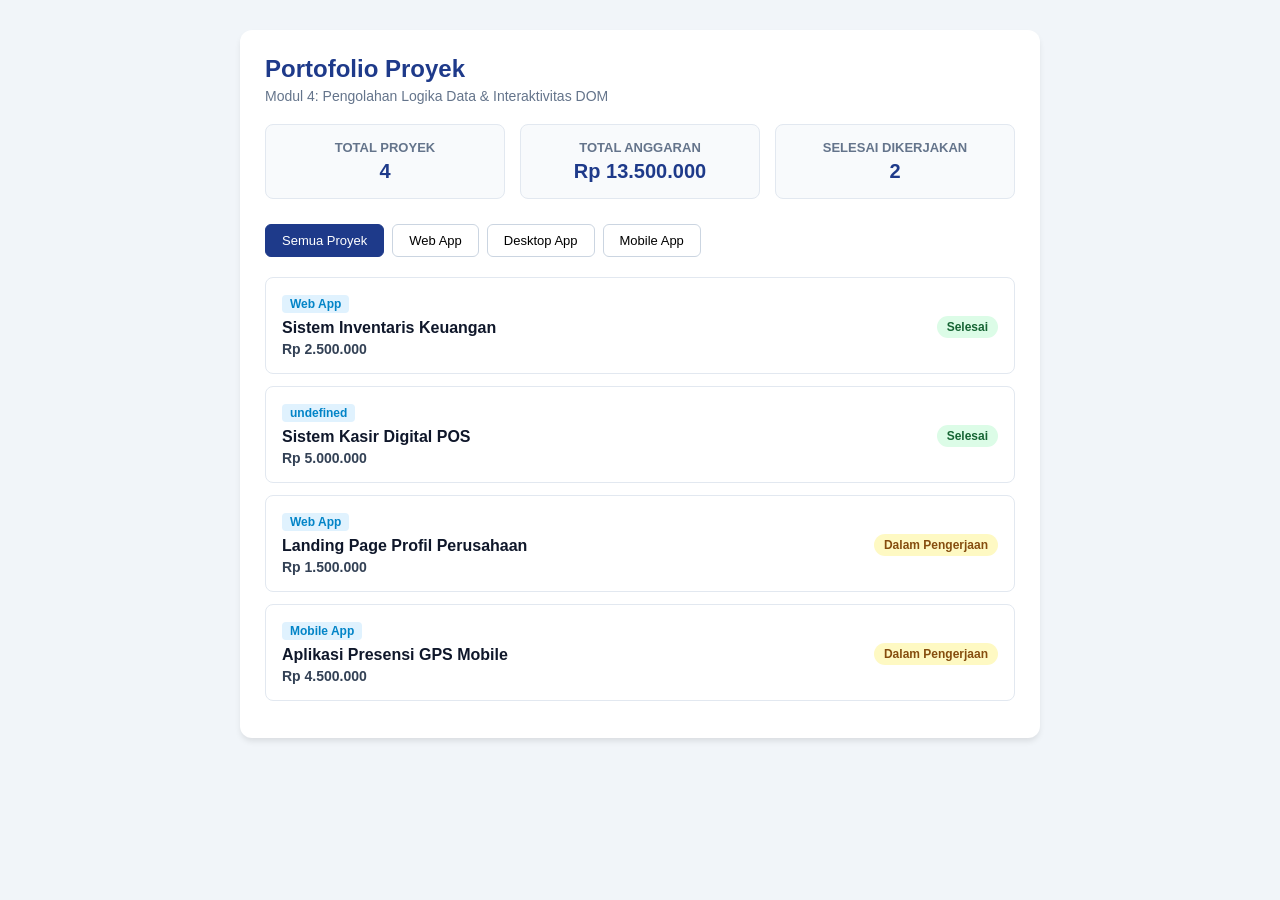
<file: Modul-4/index.html>
<!DOCTYPE html>
<html lang="id">
<head>
    <meta charset="UTF-8">
    <meta name="viewport" content="width=device-width, initial-scale=1.0">
    <title>Dashboard Portofolio Proyek - Modul 4</title>
    <style>
        * { box-sizing: border-box; margin: 0; padding: 0; font-family: 'Segoe UI', Tahoma, Geneva, sans-serif; }
        body { background-color: #f1f5f9; color: #0f172a; padding: 30px 15px; }
        .container { max-width: 800px; margin: 0 auto; background: #ffffff; border-radius: 12px; padding: 25px;
box-shadow: 0 4px 6px -1px rgba(0, 0, 0, 0.1); }
        h1 { color: #1e3a8a; font-size: 24px; margin-bottom: 5px; }
        p.subtitle { color: #64748b; margin-bottom: 20px; font-size: 14px; }
        .stats-grid { display: grid; grid-template-columns: repeat(auto-fit, minmax(200px, 1fr)); gap: 15px;
margin-bottom: 25px; }
        .stat-card { background: #f8fafc; border: 1px solid #e2e8f0; border-radius: 8px; padding: 15px; text-align: center; }
        .stat-card h3 { font-size: 13px; color: #64748b; text-transform: uppercase; margin-bottom: 5px; }
        .stat-card p { font-size: 20px; font-weight: bold; color: #1e3a8a; }
        .filter-group { display: flex; gap: 8px; margin-bottom: 20px; flex-wrap: wrap; }
        .btn-filter { padding: 8px 16px; border: 1px solid #cbd5e1; background: #ffffff; border-radius: 6px;
cursor: pointer; font-size: 13px; font-weight: 500; transition: all 0.2s; }
        .btn-filter.active, .btn-filter:hover { background: #1e3a8a; color: #ffffff; border-color: #1e3a8a; }
        .project-card { border: 1px solid #e2e8f0; border-radius: 8px; padding: 16px; margin-bottom: 12px;
display: flex; justify-content: space-between; align-items: center; background: #ffffff; transition: transform
0.15s ease; }
        .project-card:hover { transform: translateY(-2px); box-shadow: 0 4px 6px rgba(0,0,0,0.05); }
        .project-info h4 { font-size: 16px; color: #0f172a; margin-bottom: 4px; }
        .project-category { display: inline-block; font-size: 12px; color: #0284c7; background: #e0f2fe; padding:
2px 8px; border-radius: 4px; margin-bottom: 6px; font-weight: 600; }
        .project-budget { font-size: 14px; color: #334155; font-weight: 600; }
        .badge { padding: 4px 10px; border-radius: 20px; font-size: 12px; font-weight: 600; }
        .badge-success { background: #dcfce7; color: #166534; }
        .badge-pending { background: #fef9c3; color: #854d0e; }
    </style>
</head>
<body>
    <div class="container">
        <h1>Portofolio Proyek</h1>
        <p class="subtitle">Modul 4: Pengolahan Logika Data & Interaktivitas DOM</p>

        <!-- Kartu Ringkasan Statistik -->
        <div class="stats-grid">
            <div class="stat-card">
                <h3>Total Proyek</h3>
                <p id="stat-total-projects">0</p>
            </div>
            <div class="stat-card">
                <h3>Total Anggaran</h3>
                <p id="stat-total-budget">Rp 0</p>
            </div>
            <div class="stat-card">
                <h3>Selesai Dikerjakan</h3>
                <p id="stat-completed-projects">0</p>
            </div>
        </div>

        <!-- Tombol Filter Kategori -->
            <div class="filter-group">
                <button class="btn-filter active" data-category="Semua">Semua Proyek</button>
                <button class="btn-filter" data-category="Web App">Web App</button>
                <button class="btn-filter" data-category="Desktop App">Desktop App</button>
                <button class="btn-filter" data-category="Mobile App">Mobile App</button>
            </div>

            <!-- Kontainer Daftar Proyek -->
            <div id="project-list"></div>
        </div>

        <script src="main.js"></script>
</body>
</html>
</file>
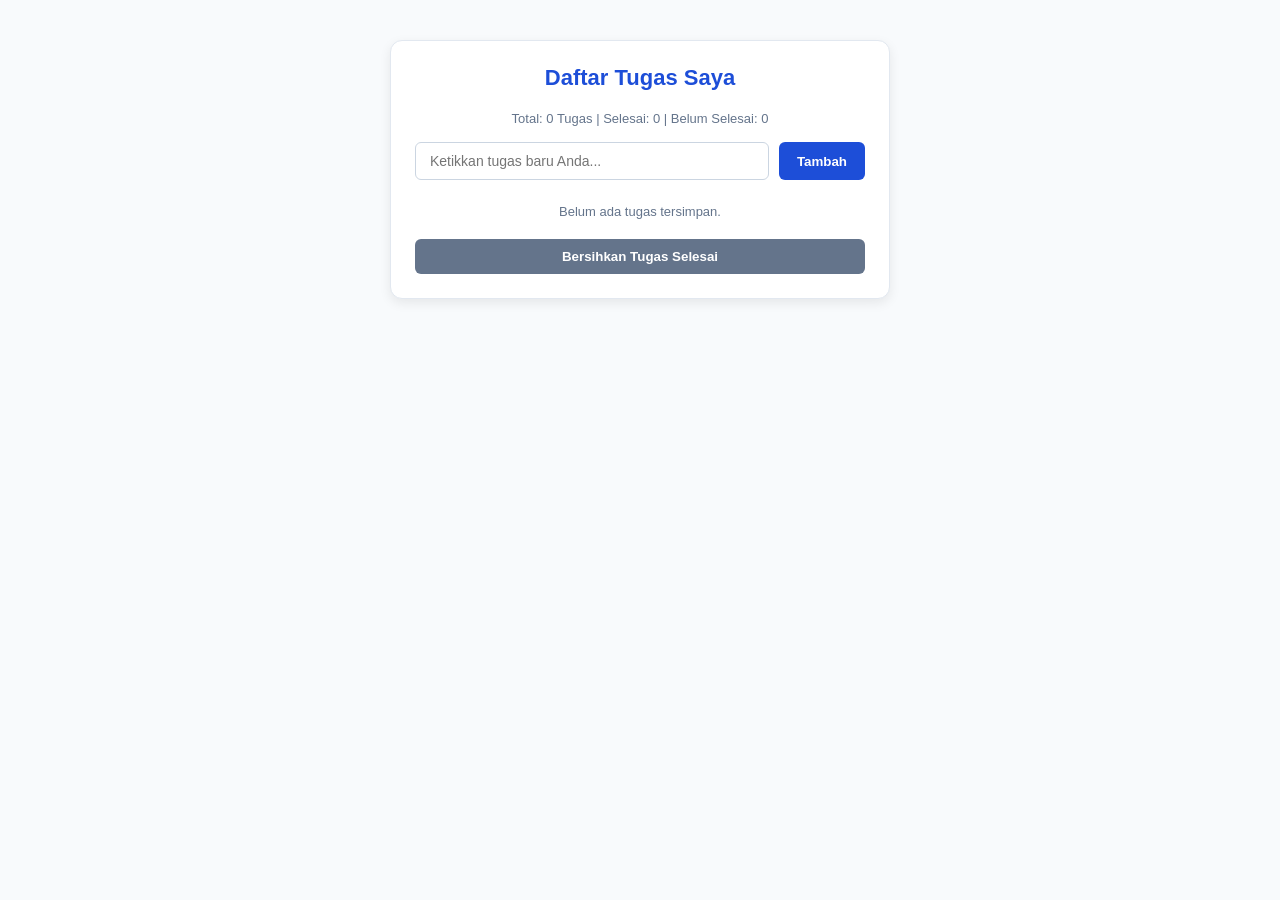
<file: Modul-5/index.html>
<!DOCTYPE html>
<html lang="id">
<head>
    <meta charset="UTF-8">
    <meta name="viewport" content="width=device-width, initial-scale=1.0">
    <title>Aplikasi To-Do List - Modul 5</title>
    <link rel="stylesheet" href="style.css">
</head>
<body>
    <div class="todo-app">
        <h2>Daftar Tugas Saya</h2>

        <!-- Fitur 1: Task Counter -->
        <p class="task-counter" id="taskCounter"></p>

        <!-- Form Input Tugas -->
        <form id="todoForm" novalidate>
            <div class="input-section">
                <input type="text" id="taskInput" placeholder="Ketikkan tugas baru Anda...">
                <button type="submit" class="add-btn">Tambah</button>
            </div>
            <div class="error-message" id="inputError"></div>
        </form>

        <!-- Daftar Tugas -->
        <ul class="todo-list" id="todoList"></ul>

        <!-- Fitur 2: Tombol Bersihkan Tugas Selesai -->
        <button type="button" class="clear-btn" id="clearCompleted">Bersihkan Tugas Selesai</button>
    </div>
    <script src="script.js"></script>
</body>
</html>
</file>
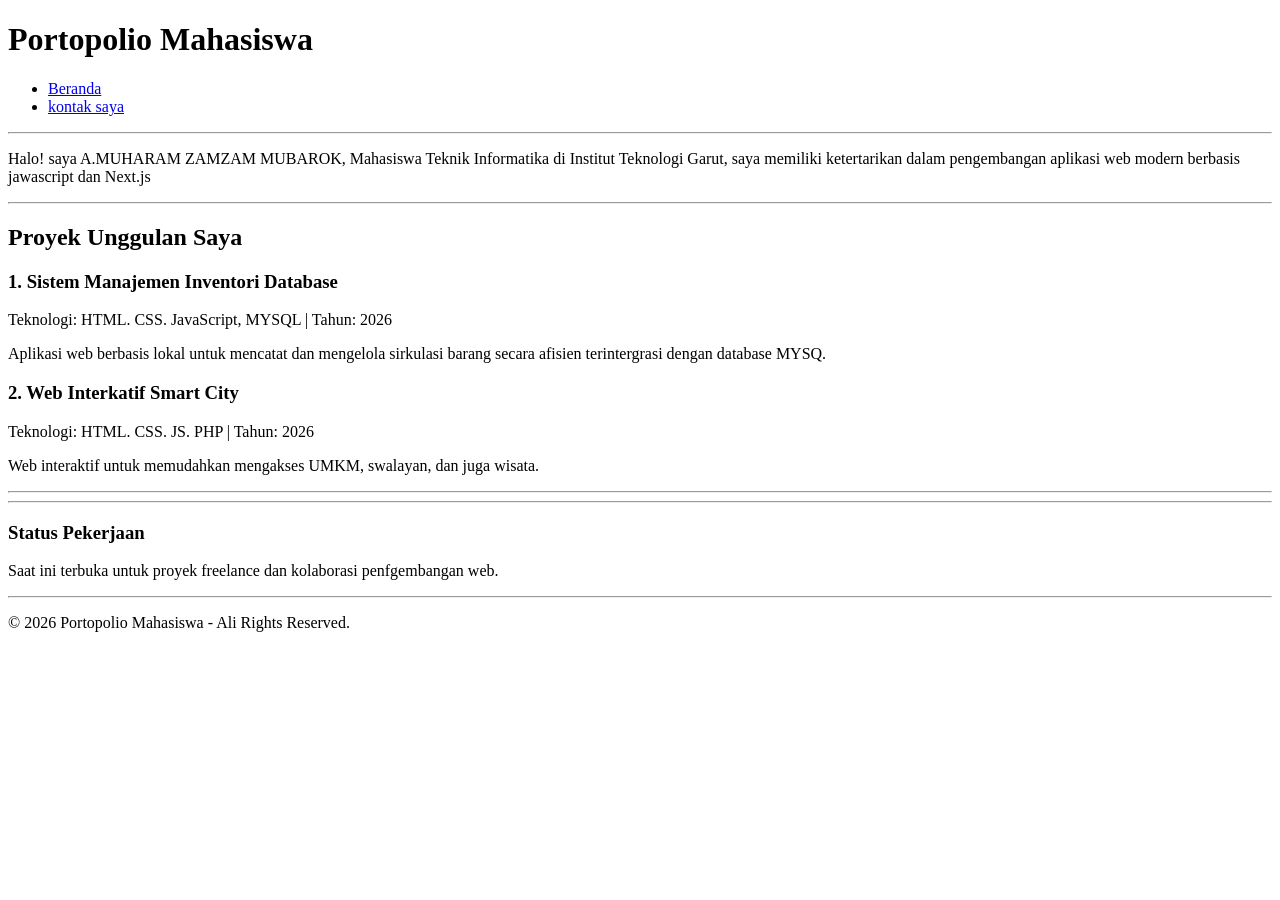
<file: Pertemuan-2/index.html>
<!DOCTYPE html>
<html lang="=:id">
<head>
    <meta name="viewport" content="width=device-width, initial-scale=1.0">
    <title>Portopolio Mahasiswa</title>
</head>
<body>
    <header>
        <h1>Portopolio Mahasiswa</h1>
        <nav>
            <ul>
                <li>
                    <a href="index.html">Beranda</a>
                </li>
                <li>
                    <a href="kontak.html">kontak saya</a>
                </li>
            </ul>
        </nav>
    </header>
</body>
</html>

<hr>

<main>
    <section id="tentang">
        <p>Halo! saya A.MUHARAM ZAMZAM MUBAROK, Mahasiswa Teknik Informatika di Institut Teknologi Garut, saya memiliki ketertarikan dalam pengembangan aplikasi web modern berbasis jawascript dan Next.js</p>
    </section>

    <hr>
    <section id="proyek">
        <h2>Proyek Unggulan Saya</h2>

        <article>

            <header>
                <h3>1. Sistem Manajemen Inventori Database</h3>
                <p>Teknologi: HTML. CSS. JavaScript, MYSQL | Tahun: <time datetime="2026">2026</time></p>
                </header>
                <p>Aplikasi web berbasis lokal untuk mencatat dan mengelola sirkulasi barang secara afisien terintergrasi dengan database MYSQ.</p>
                </article>

                <article>
                    <header>
                        <H3>2. Web Interkatif Smart City</H3>
                        <p>Teknologi: HTML. CSS. JS. PHP | Tahun: <time datetime="2026">2026</time></p>
                    </header>
                    <p>Web interaktif untuk memudahkan mengakses UMKM, swalayan, dan juga wisata.</p>
                </article>
        </section>

        <hr>
    </main>
    <hr>

    <aside>
        <h3>Status Pekerjaan</h3>
        <p>Saat ini terbuka untuk proyek freelance dan kolaborasi penfgembangan web.</p>
    </aside>

    <hr>
    
    <footer>
        <p>&copy; 2026 Portopolio Mahasiswa - Ali Rights Reserved.</p> 
    </footer>

</body>
</html>
</file>
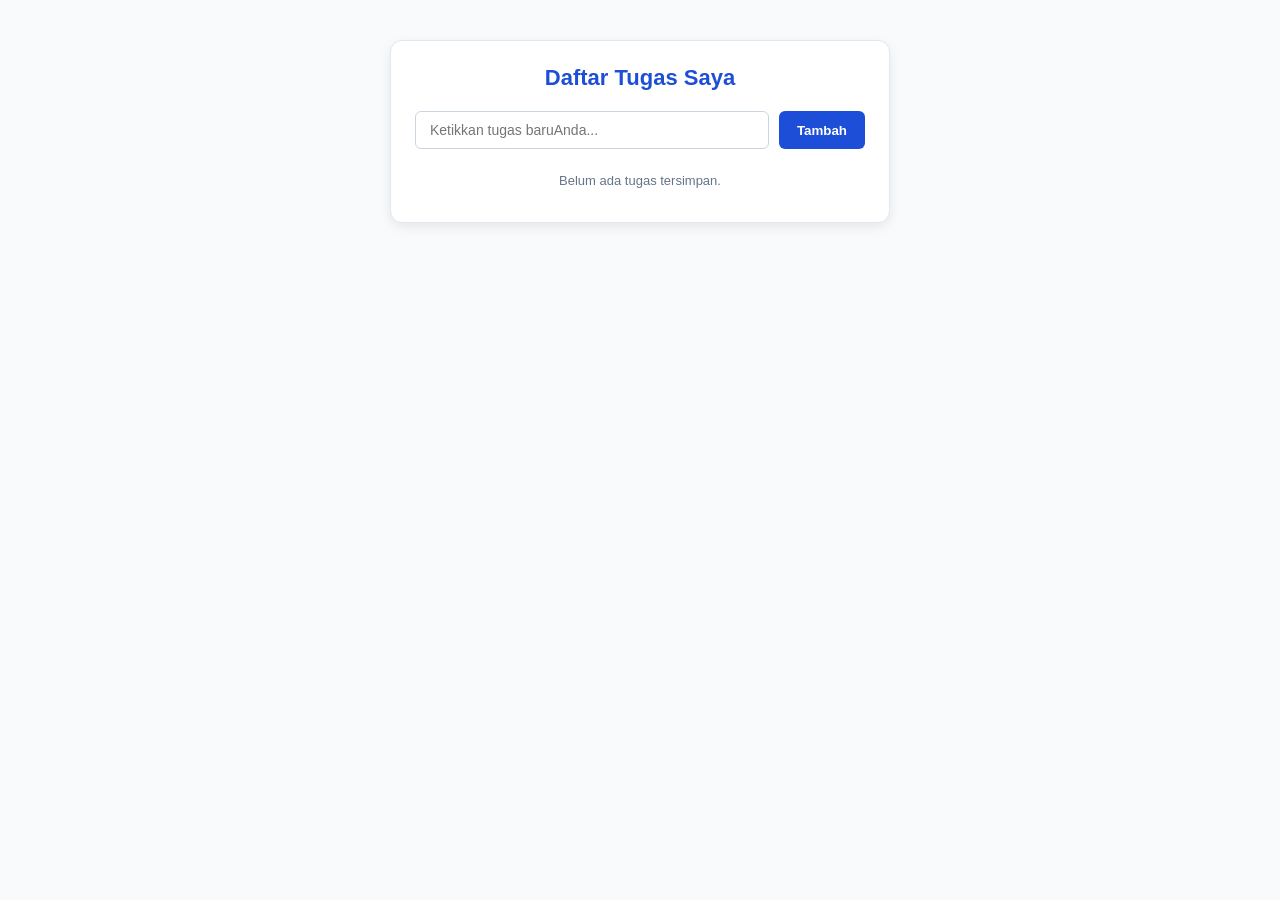
<file: modul-5/modul-5/index.html>
<!DOCTYPE html>
<html lang="id">
<head>
    <meta charset="UTF-8">
    <meta name="viewport" content="width=device-width, initial-scale=1.0">
    <title>Aplikasi To-Do List - Modul 5</title>
    <link rel="stylesheet" href="style.css">
</head>
<body>
    <div class="todo-app">
        <h2>Daftar Tugas Saya</h2>

        <!-- Form Input Tugas -->
        <form id="todoForm" novalidate>
            <div class="input-section">
                <input type="text" id="taskInput" placeholder="Ketikkan tugas baru
Anda...">
                <button type="submit" class="add-btn">Tambah</button>
            </div>
            <div class="error-message" id="inputError">Tugas tidak boleh kosong atau
kurang dari 3 karakter!</div>
        </form>
        
        <!-- Daftar Tugas -->
        <ul class="todo-list" id="todoList"></ul>
    </div>

    <script src="script.js"></script>
</body>
</html>
</file>
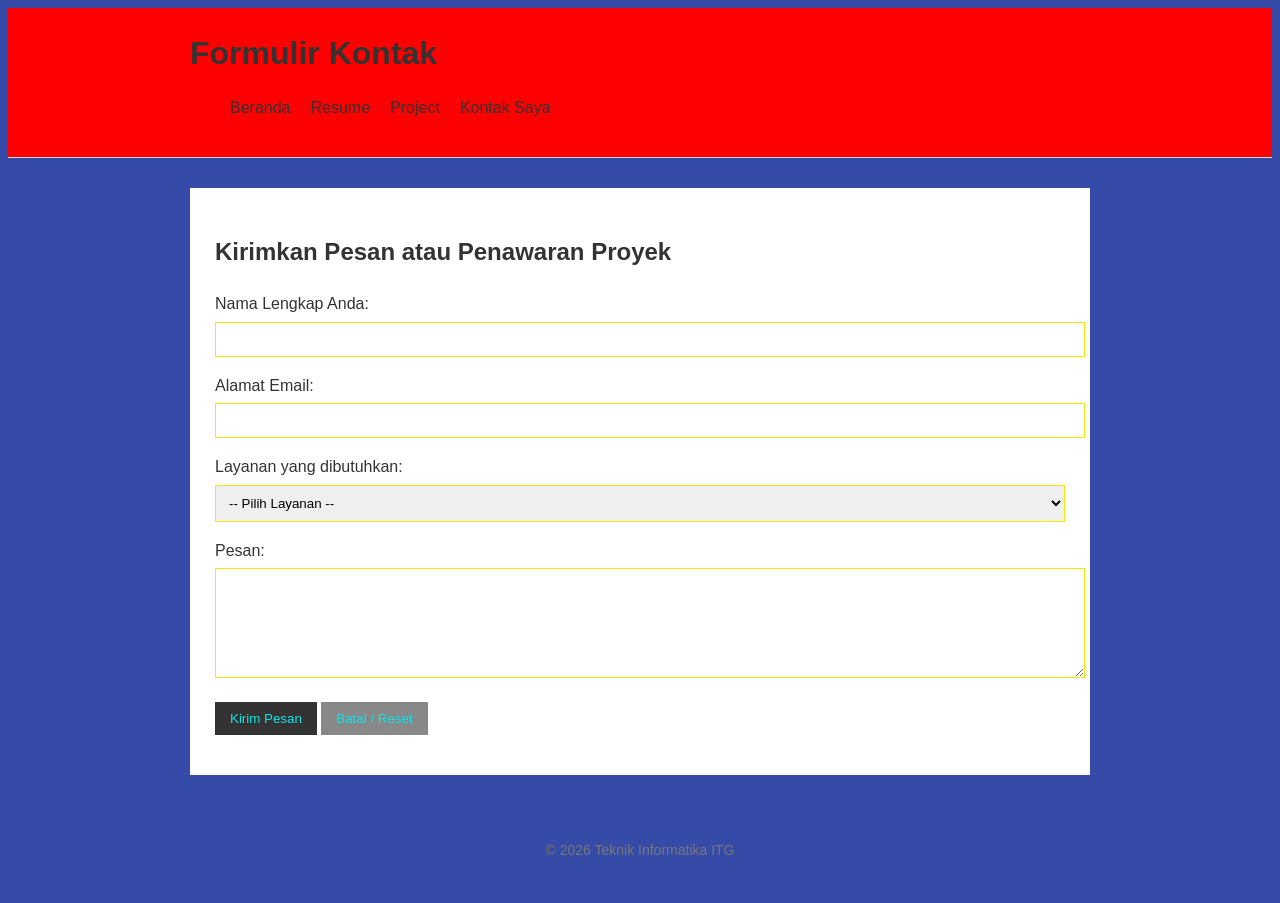
<file: Modul 3/kontak.html>
<!DOCTYPE html>
<html lang="id">
<head>
    <meta charset="UTF-8">
    <meta name="viewport" content="width=device-width, initial-scale=1.0">
    <title>Kontak - A. Muharam Zamzam Mubarok</title>
    <link rel="preconnect" href="https://fonts.googleapis.com">
    <link rel="preconnect" href="https://fonts.gstatic.com" crossorigin>
    <link href="https://fonts.googleapis.com/css2?family=Bricolage+Grotesque:wght@600;800&family=DM+Sans:wght@400;500;600&display=swap" rel="stylesheet">
    <link rel="stylesheet" href="style.css">
</head>
<body>

    <header>
        <h1>Formulir Kontak</h1>
        <nav>
            <ul>
                <li><a href="index.html">Beranda</a></li>
                <li><a href="resume.html">Resume</a></li>
                <li><a href="project.html">Project</a></li>
                <li><a href="kontak.html" aria-current="page">Kontak Saya</a></li>
            </ul>
        </nav>
    </header>

    <hr>

    <main>
        <section>
            <h2>Kirimkan Pesan atau Penawaran Proyek</h2>
            <form>

                <p>
                    <label for="nama_pengirim">Nama Lengkap Anda:</label><br>
                    <input type="text" id="nama_pengirim" name="nama_pengirim">
                </p>

                <p>
                    <label for="email_pengirim">Alamat Email:</label><br>
                    <input type="email" id="email_pengirim" name="email_pengirim">
                </p>

                <p>
                    <label for="jenis_layanan">Layanan yang dibutuhkan:</label><br>
                    <select id="jenis_layanan" name="jenis_layanan">
                        <option value="">-- Pilih Layanan --</option>
                        <option value="web">Pembuatan Web</option>
                        <option value="app">Pengembangan Aplikasi</option>
                        <option value="other">Lain-lain</option>
                    </select>
                </p>

                <p>
                    <label for="pesan">Pesan:</label><br>
                    <textarea id="pesan" name="pesan" rows="6"></textarea>
                </p>

                <p>
                    <button type="submit">Kirim Pesan</button>
                    <button type="reset">Batal / Reset</button>
                </p>
            </form>
        </section>
    </main>

    <hr>

    <footer>
        <p>&copy; 2026 Teknik Informatika ITG</p>
    </footer>

</body>
</html>
</file>
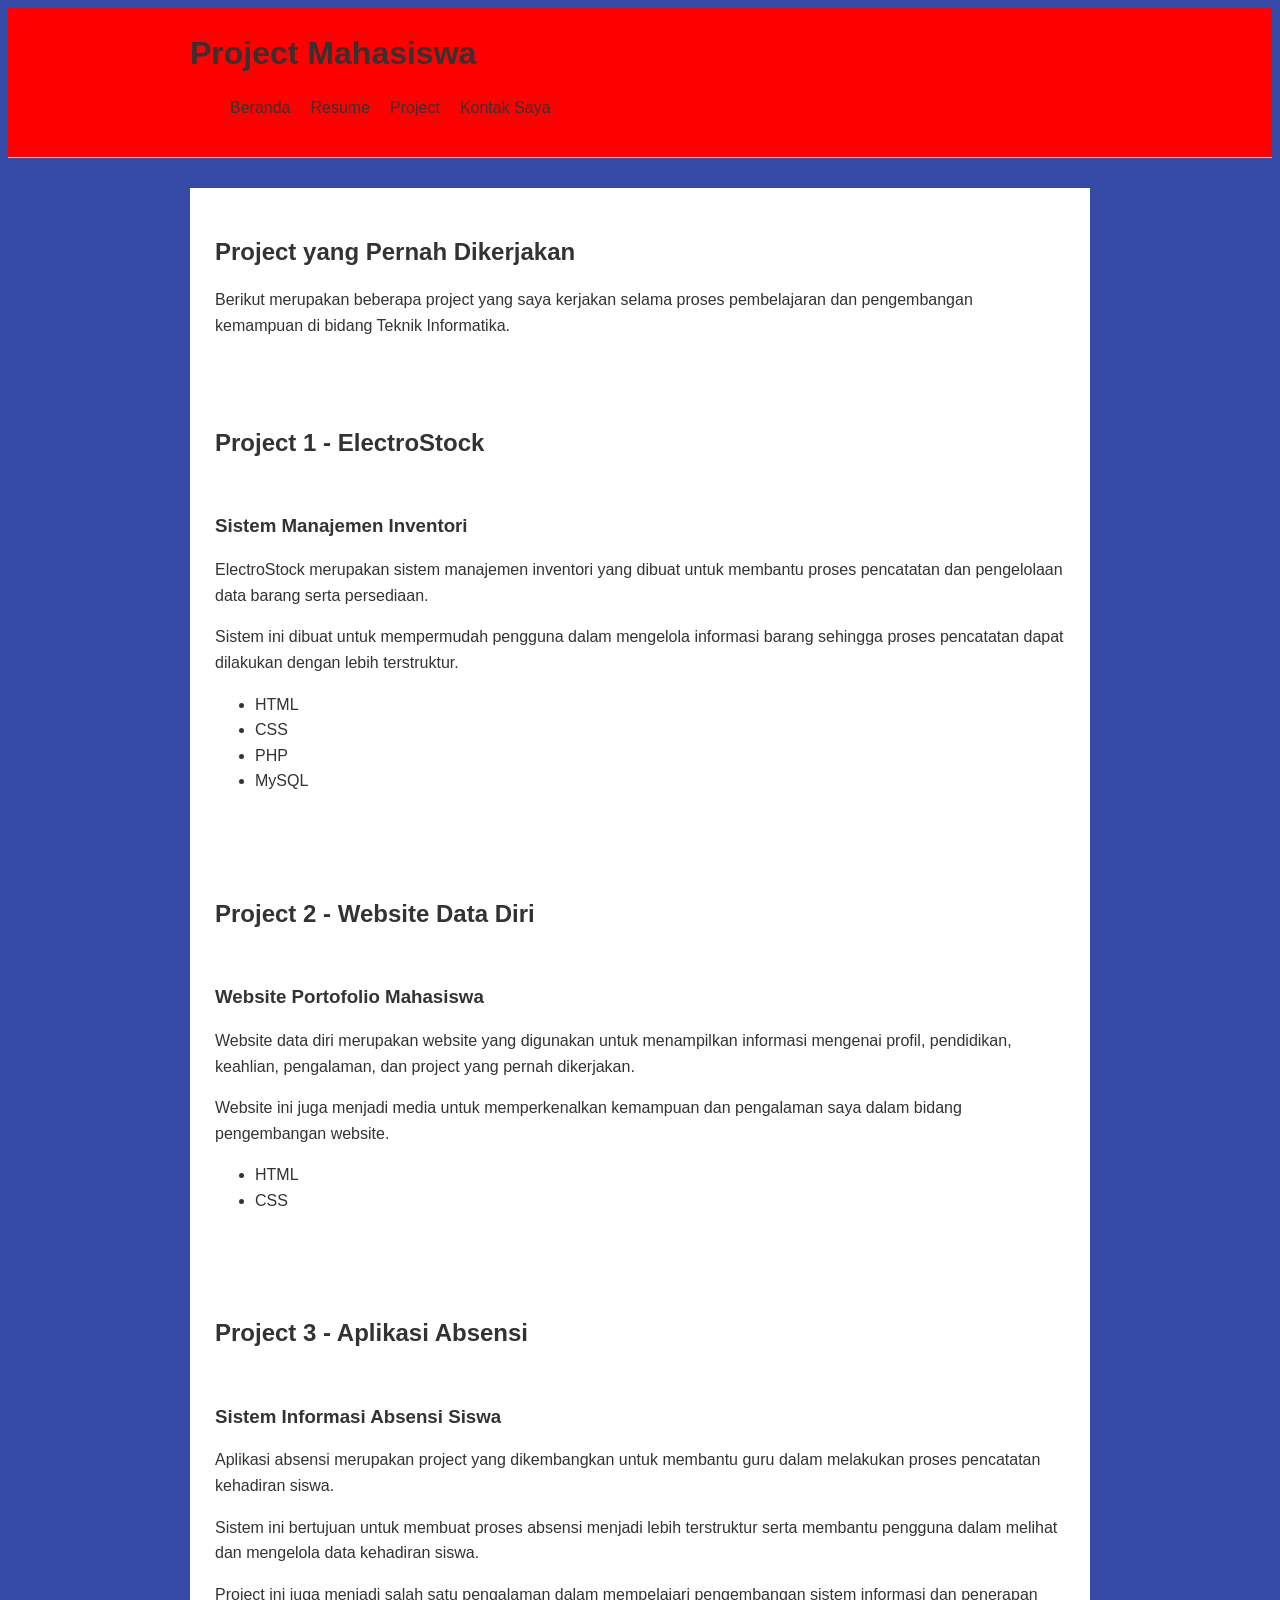
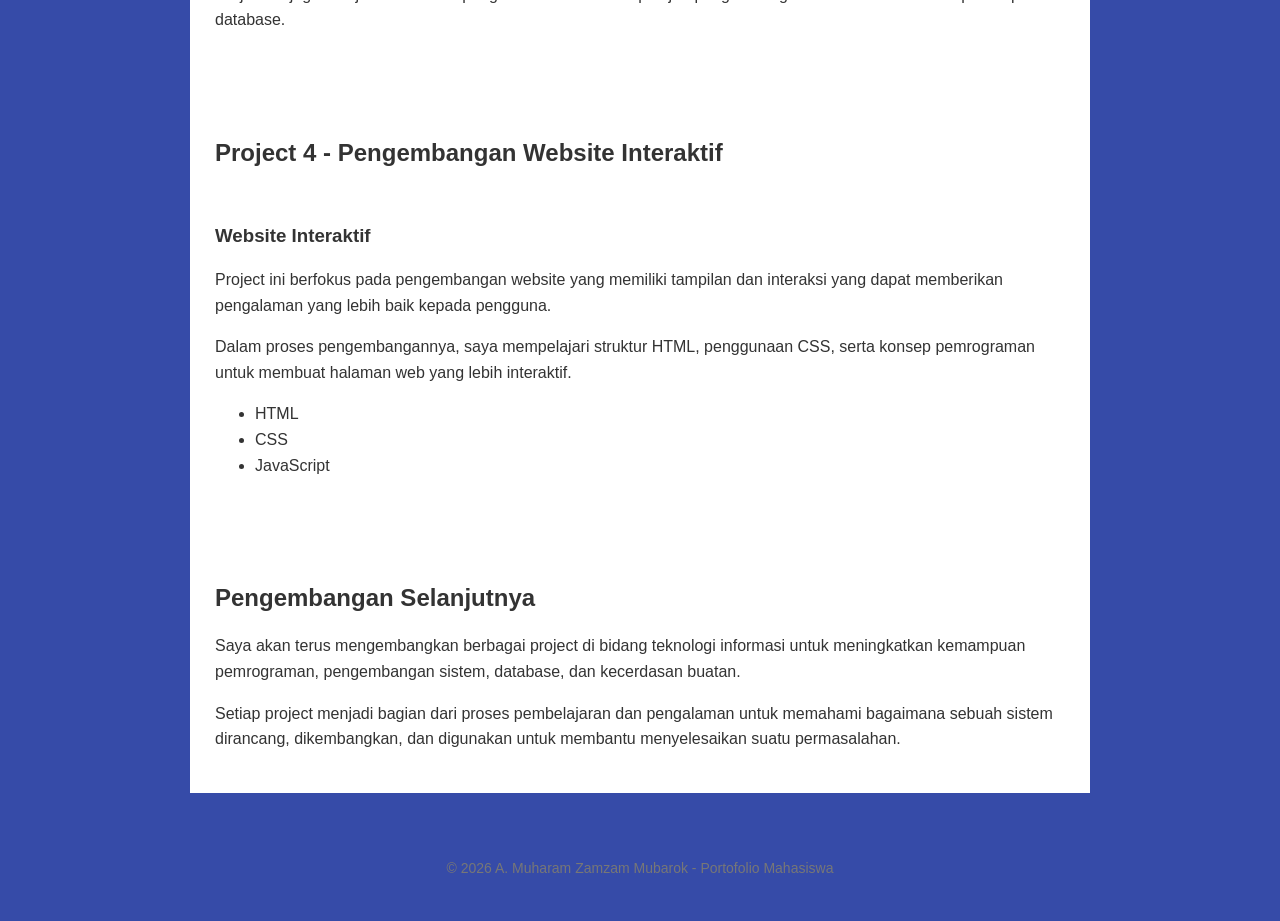
<file: Modul 3/project.html>
<!DOCTYPE html>
<html lang="id">
<head>
    <meta charset="UTF-8">
    <meta name="viewport" content="width=device-width, initial-scale=1.0">
    <title>Project - A. Muharam Zamzam Mubarok</title>
    <link rel="preconnect" href="https://fonts.googleapis.com">
    <link rel="preconnect" href="https://fonts.gstatic.com" crossorigin>
    <link href="https://fonts.googleapis.com/css2?family=Bricolage+Grotesque:wght@600;800&family=DM+Sans:wght@400;500;600&display=swap" rel="stylesheet">
    <link rel="stylesheet" href="style.css">
</head>
<body>

    <header>
        <h1>Project Mahasiswa</h1>
        <nav>
            <ul>
                <li><a href="index.html">Beranda</a></li>
                <li><a href="resume.html">Resume</a></li>
                <li><a href="project.html" aria-current="page">Project</a></li>
                <li><a href="kontak.html">Kontak Saya</a></li>
            </ul>
        </nav>
    </header>

    <main>

        <section>
            <h2>Project yang Pernah Dikerjakan</h2>
            <p>Berikut merupakan beberapa project yang saya kerjakan selama proses pembelajaran dan pengembangan kemampuan di bidang Teknik Informatika.</p>
        </section>

        <section>
            <h2>Project 1 - ElectroStock</h2>
            <article>
                <h3>Sistem Manajemen Inventori</h3>
                <p>ElectroStock merupakan sistem manajemen inventori yang dibuat untuk membantu proses pencatatan dan pengelolaan data barang serta persediaan.</p>
                <p>Sistem ini dibuat untuk mempermudah pengguna dalam mengelola informasi barang sehingga proses pencatatan dapat dilakukan dengan lebih terstruktur.</p>
                <ul class="tags">
                    <li>HTML</li>
                    <li>CSS</li>
                    <li>PHP</li>
                    <li>MySQL</li>
                </ul>
            </article>
        </section>

        <section>
            <h2>Project 2 - Website Data Diri</h2>
            <article>
                <h3>Website Portofolio Mahasiswa</h3>
                <p>Website data diri merupakan website yang digunakan untuk menampilkan informasi mengenai profil, pendidikan, keahlian, pengalaman, dan project yang pernah dikerjakan.</p>
                <p>Website ini juga menjadi media untuk memperkenalkan kemampuan dan pengalaman saya dalam bidang pengembangan website.</p>
                <ul class="tags">
                    <li>HTML</li>
                    <li>CSS</li>
                </ul>
            </article>
        </section>

        <section>
            <h2>Project 3 - Aplikasi Absensi</h2>
            <article>
                <h3>Sistem Informasi Absensi Siswa</h3>
                <p>Aplikasi absensi merupakan project yang dikembangkan untuk membantu guru dalam melakukan proses pencatatan kehadiran siswa.</p>
                <p>Sistem ini bertujuan untuk membuat proses absensi menjadi lebih terstruktur serta membantu pengguna dalam melihat dan mengelola data kehadiran siswa.</p>
                <p>Project ini juga menjadi salah satu pengalaman dalam mempelajari pengembangan sistem informasi dan penerapan database.</p>
            </article>
        </section>

        <section>
            <h2>Project 4 - Pengembangan Website Interaktif</h2>
            <article>
                <h3>Website Interaktif</h3>
                <p>Project ini berfokus pada pengembangan website yang memiliki tampilan dan interaksi yang dapat memberikan pengalaman yang lebih baik kepada pengguna.</p>
                <p>Dalam proses pengembangannya, saya mempelajari struktur HTML, penggunaan CSS, serta konsep pemrograman untuk membuat halaman web yang lebih interaktif.</p>
                <ul class="tags">
                    <li>HTML</li>
                    <li>CSS</li>
                    <li>JavaScript</li>
                </ul>
            </article>
        </section>

        <section>
            <h2>Pengembangan Selanjutnya</h2>
            <p>Saya akan terus mengembangkan berbagai project di bidang teknologi informasi untuk meningkatkan kemampuan pemrograman, pengembangan sistem, database, dan kecerdasan buatan.</p>
            <p>Setiap project menjadi bagian dari proses pembelajaran dan pengalaman untuk memahami bagaimana sebuah sistem dirancang, dikembangkan, dan digunakan untuk membantu menyelesaikan suatu permasalahan.</p>
        </section>

    </main>

    <footer>
        <p>&copy; 2026 A. Muharam Zamzam Mubarok - Portofolio Mahasiswa</p>
    </footer>

</body>
</html>
</file>
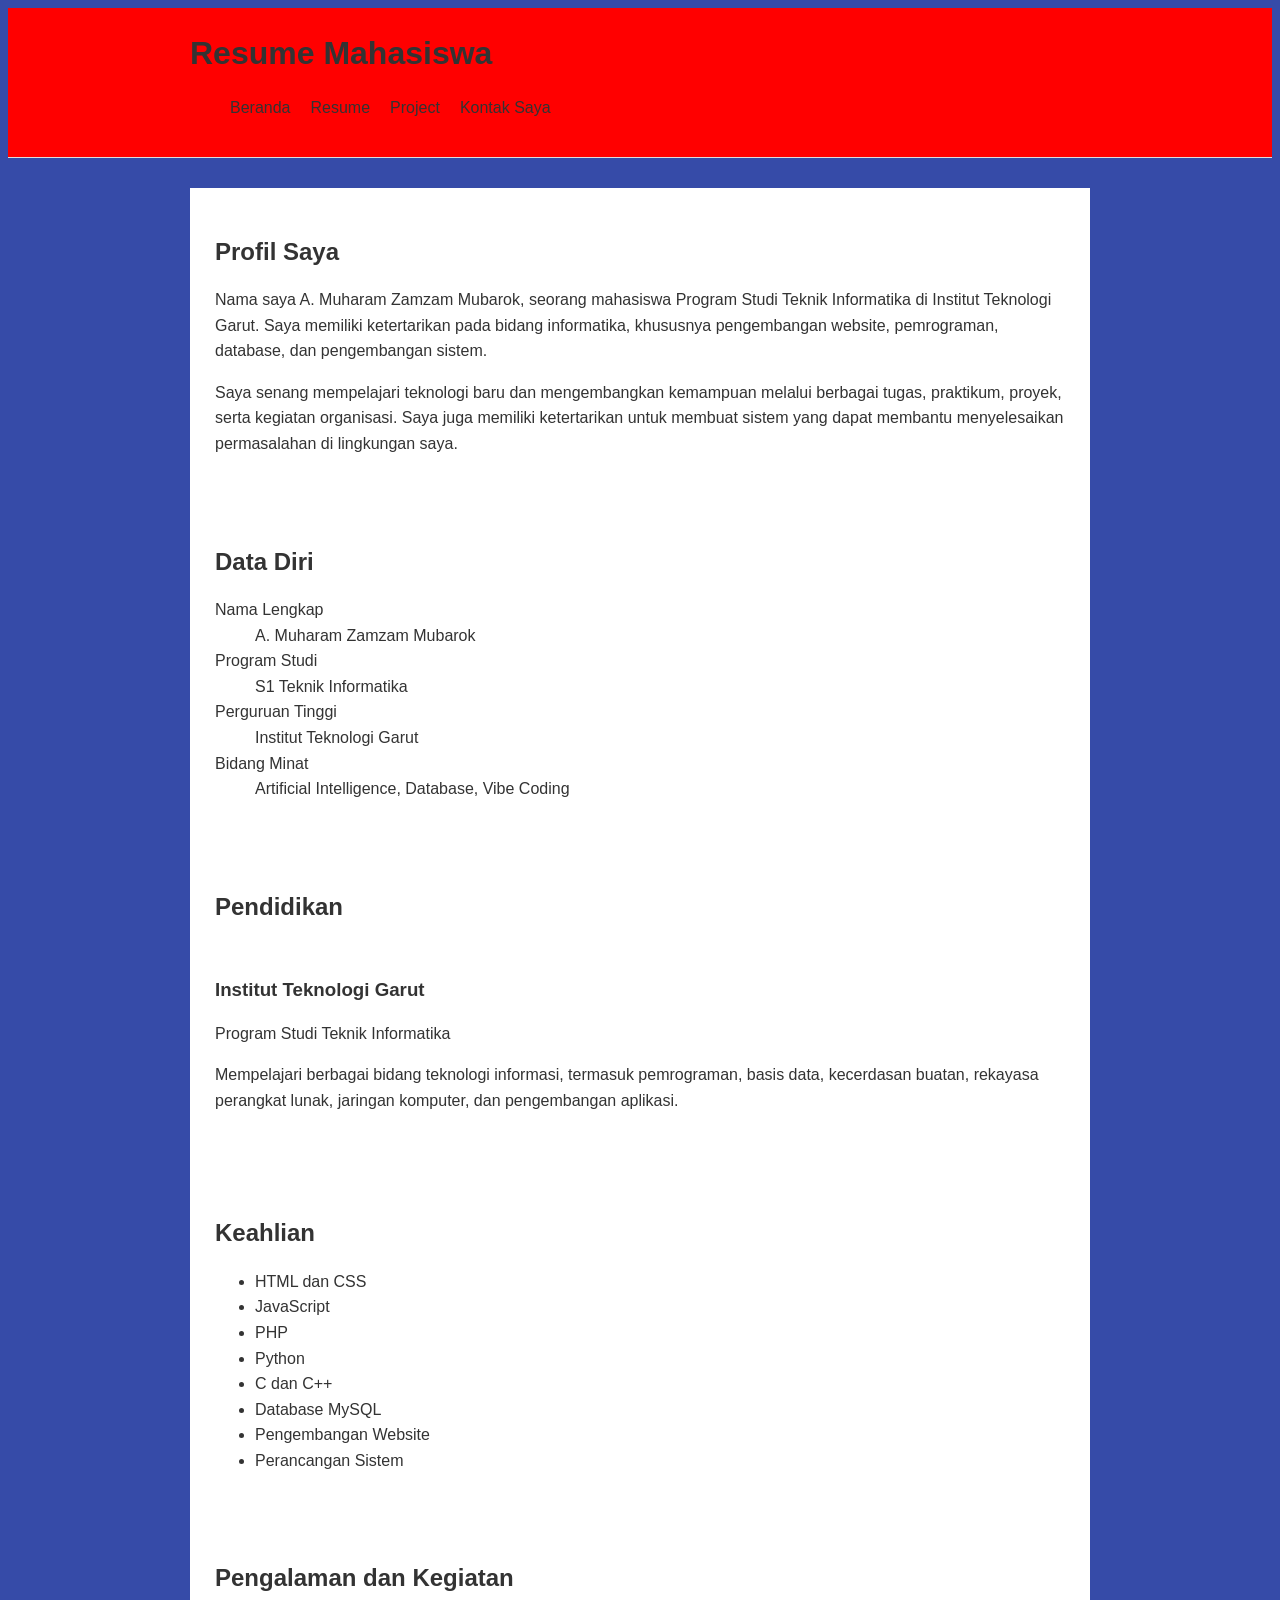
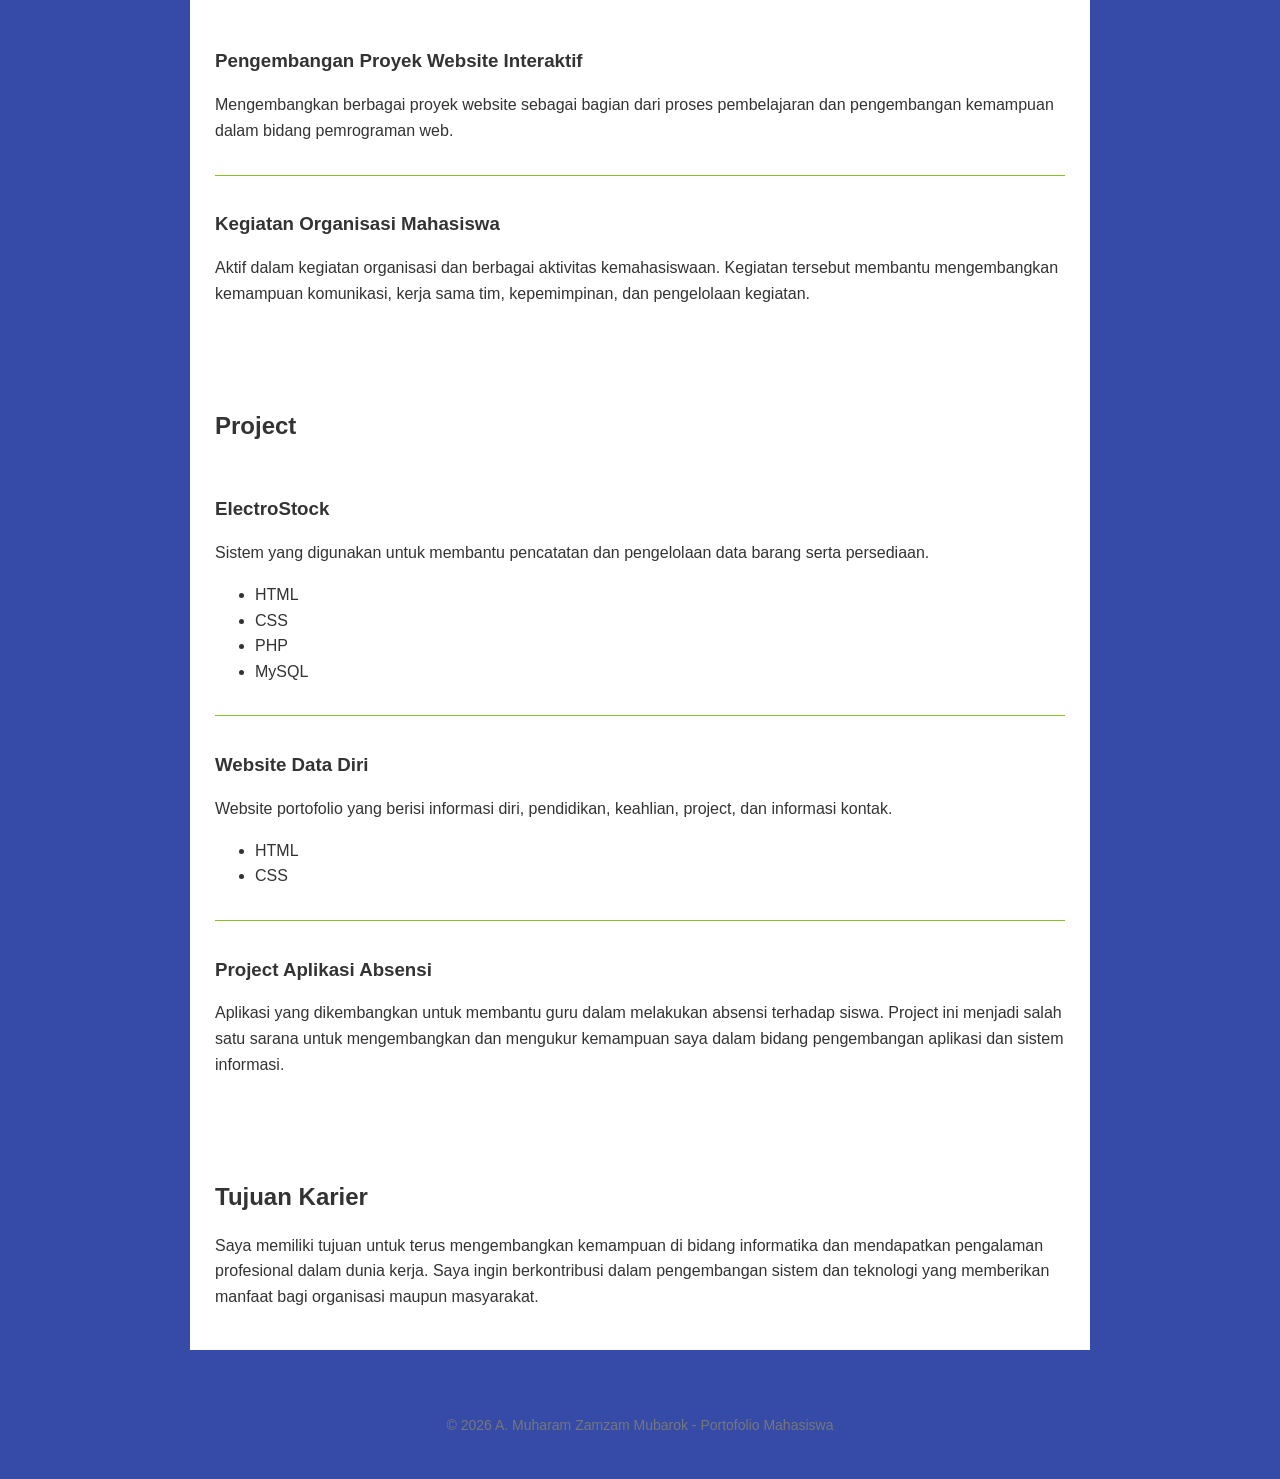
<file: Modul 3/resume.html>
<!DOCTYPE html>
<html lang="id">
<head>
    <meta charset="UTF-8">
    <meta name="viewport" content="width=device-width, initial-scale=1.0">
    <title>Resume - A. Muharam Zamzam Mubarok</title>
    <link rel="preconnect" href="https://fonts.googleapis.com">
    <link rel="preconnect" href="https://fonts.gstatic.com" crossorigin>
    <link href="https://fonts.googleapis.com/css2?family=Bricolage+Grotesque:wght@600;800&family=DM+Sans:wght@400;500;600&display=swap" rel="stylesheet">
    <link rel="stylesheet" href="style.css">
</head>
<body>

    <header>
        <h1>Resume Mahasiswa</h1>
        <nav>
            <ul>
                <li><a href="index.html">Beranda</a></li>
                <li><a href="resume.html" aria-current="page">Resume</a></li>
                <li><a href="project.html">Project</a></li>
                <li><a href="kontak.html">Kontak Saya</a></li>
            </ul>
        </nav>
    </header>

    <main>

        <section>
            <h2>Profil Saya</h2>
            <p>Nama saya A. Muharam Zamzam Mubarok, seorang mahasiswa Program Studi Teknik Informatika di Institut Teknologi Garut. Saya memiliki ketertarikan pada bidang informatika, khususnya pengembangan website, pemrograman, database, dan pengembangan sistem.</p>
            <p>Saya senang mempelajari teknologi baru dan mengembangkan kemampuan melalui berbagai tugas, praktikum, proyek, serta kegiatan organisasi. Saya juga memiliki ketertarikan untuk membuat sistem yang dapat membantu menyelesaikan permasalahan di lingkungan saya.</p>
        </section>

        <section>
            <h2>Data Diri</h2>
            <dl>
                <dt>Nama Lengkap</dt>
                <dd>A. Muharam Zamzam Mubarok</dd>
                <dt>Program Studi</dt>
                <dd>S1 Teknik Informatika</dd>
                <dt>Perguruan Tinggi</dt>
                <dd>Institut Teknologi Garut</dd>
                <dt>Bidang Minat</dt>
                <dd>Artificial Intelligence, Database, Vibe Coding</dd>
            </dl>
        </section>

        <section>
            <h2>Pendidikan</h2>
            <article>
                <h3>Institut Teknologi Garut</h3>
                <p>Program Studi Teknik Informatika</p>
                <p>Mempelajari berbagai bidang teknologi informasi, termasuk pemrograman, basis data, kecerdasan buatan, rekayasa perangkat lunak, jaringan komputer, dan pengembangan aplikasi.</p>
            </article>
        </section>

        <section>
            <h2>Keahlian</h2>
            <ul class="tags">
                <li>HTML dan CSS</li>
                <li>JavaScript</li>
                <li>PHP</li>
                <li>Python</li>
                <li>C dan C++</li>
                <li>Database MySQL</li>
                <li>Pengembangan Website</li>
                <li>Perancangan Sistem</li>
            </ul>
        </section>

        <section>
            <h2>Pengalaman dan Kegiatan</h2>

            <article>
                <h3>Pengembangan Proyek Website Interaktif</h3>
                <p>Mengembangkan berbagai proyek website sebagai bagian dari proses pembelajaran dan pengembangan kemampuan dalam bidang pemrograman web.</p>
            </article>

            <article>
                <h3>Kegiatan Organisasi Mahasiswa</h3>
                <p>Aktif dalam kegiatan organisasi dan berbagai aktivitas kemahasiswaan. Kegiatan tersebut membantu mengembangkan kemampuan komunikasi, kerja sama tim, kepemimpinan, dan pengelolaan kegiatan.</p>
            </article>
        </section>

        <section>
            <h2>Project</h2>

            <article>
                <h3>ElectroStock</h3>
                <p>Sistem yang digunakan untuk membantu pencatatan dan pengelolaan data barang serta persediaan.</p>
                <ul class="tags">
                    <li>HTML</li>
                    <li>CSS</li>
                    <li>PHP</li>
                    <li>MySQL</li>
                </ul>
            </article>

            <article>
                <h3>Website Data Diri</h3>
                <p>Website portofolio yang berisi informasi diri, pendidikan, keahlian, project, dan informasi kontak.</p>
                <ul class="tags">
                    <li>HTML</li>
                    <li>CSS</li>
                </ul>
            </article>

            <article>
                <h3>Project Aplikasi Absensi</h3>
                <p>Aplikasi yang dikembangkan untuk membantu guru dalam melakukan absensi terhadap siswa. Project ini menjadi salah satu sarana untuk mengembangkan dan mengukur kemampuan saya dalam bidang pengembangan aplikasi dan sistem informasi.</p>
            </article>
        </section>

        <section>
            <h2>Tujuan Karier</h2>
            <p>Saya memiliki tujuan untuk terus mengembangkan kemampuan di bidang informatika dan mendapatkan pengalaman profesional dalam dunia kerja. Saya ingin berkontribusi dalam pengembangan sistem dan teknologi yang memberikan manfaat bagi organisasi maupun masyarakat.</p>
        </section>

    </main>

    <footer>
        <p>&copy; 2026 A. Muharam Zamzam Mubarok - Portofolio Mahasiswa</p>
    </footer>

</body>
</html>
</file>
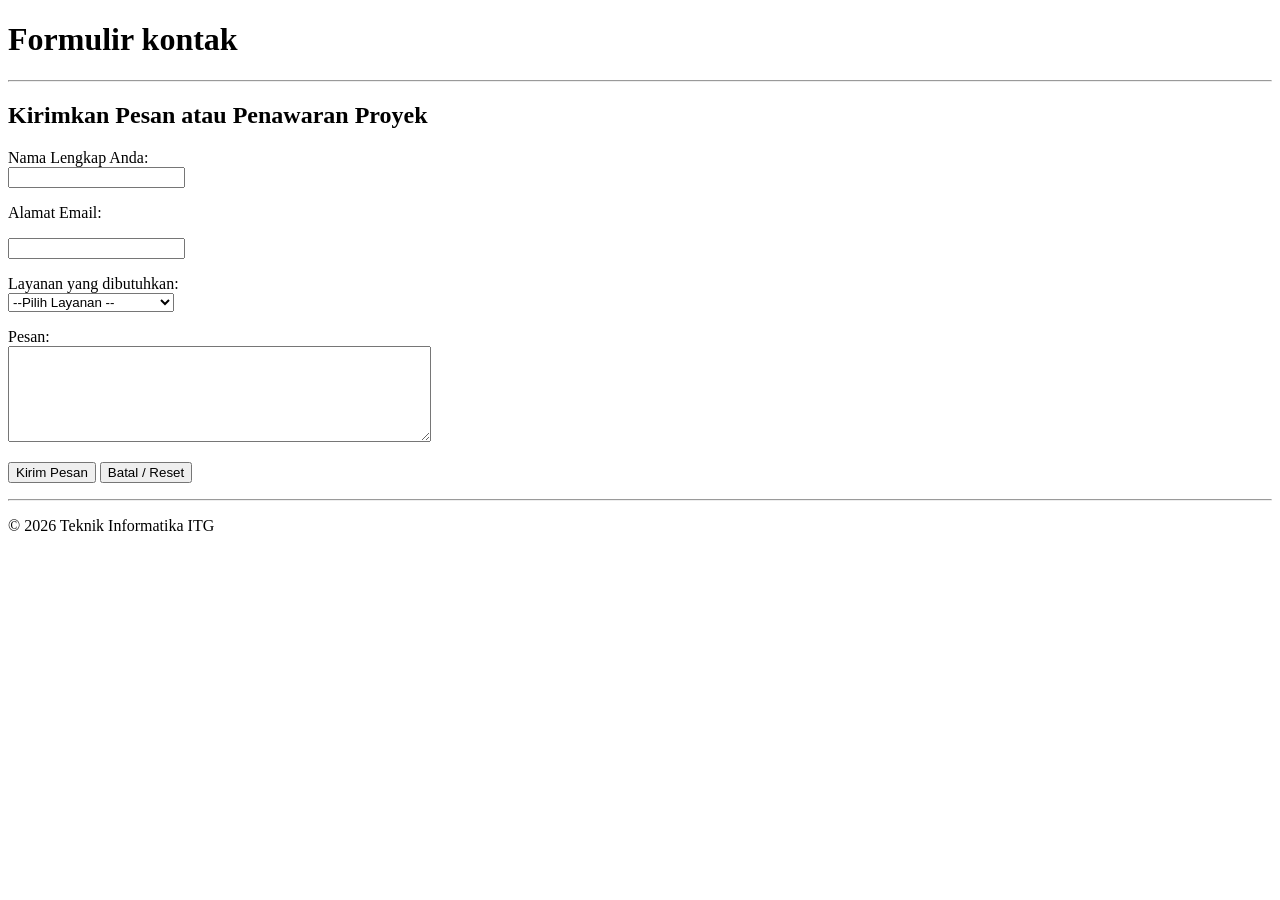
<file: Pertemuan-2/kontak.html>
<!DOCTYPE html>
<html lang="id">
<head >
    <meta charset="UTF-8">
    <meta name="viewport"   content=""width=device-width.   initial scale="1,0">
    <title>Modul 2 - from kontak</title>
</head>
<body>

    <header>
        <h1>Formulir kontak</h1>
    </header>
    <hr>

    <main>
        <section>
            <h2>Kirimkan Pesan atau Penawaran Proyek</h2>
            <form>

                <p>
                    <label  for="nama_pengirim">Nama    Lengkap Anda:</label><br>
                    <input  type="text"     id="nama_pengirim" name="nama_pengirim">
                </p>
                
                <p>
                    <label  for="email_pengirim">Alamat Email:</label><br>
                </p>

                <p>
                    <input  type="email"       id="email_pengirim" name="'email+pengirim">
                </p>

                <p>
                    <label      for="jenis_layanan">Layanan     yang dibutuhkan:</label><br>
                    <select id="jenis_layanan" name="jenis_layanan">
                        <option value="">--Pilih Layanan --</option>
                        <option     value="app">Pembuatan Web</option>
                        <option     value="app">Pengembangan Aplikasi</option>
                        <option value="other">Lain-lain</option>
                    </select>
                </p>

                <p>
                    <label for="pesan">Pesan:</label><br>
                    <textarea id="pesan" name="pesan" rows="6"cols="50"></textarea>    
                </p>

                <p>
                    <button type="submit">Kirim Pesan</button>
                    <button type="reset">Batal / Reset</button>
                </p>
            </form>
        </section>
    </main>

    <hr>

    <pooter>
        <p>&copy; 2026 Teknik Informatika ITG</p>
    </pooter>
</body>
</html>
</file>
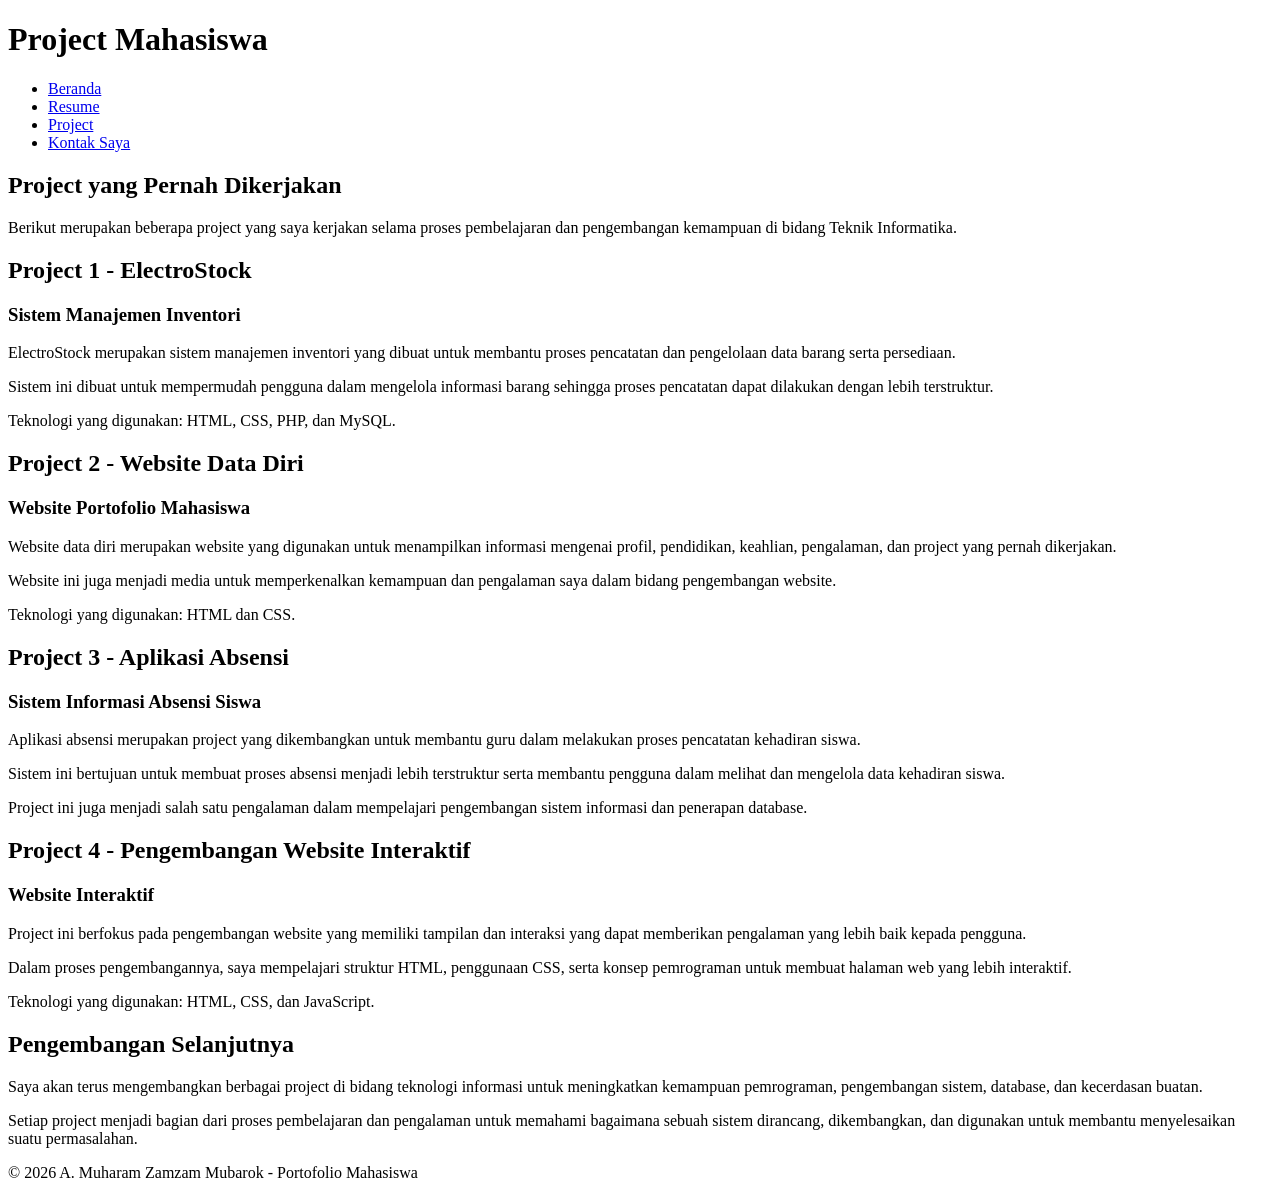
<file: Pertemuan-2/project.html>
<!DOCTYPE html>
<html lang="id">

<head>
    <meta name="viewport" content="width=device-width, initial-scale=1.0">
    <title>Project - A. Muharam Zamzam Mubarok</title>
</head>

<body>

    <header>
        <h1>Project Mahasiswa</h1>

        <nav>
            <ul>
                <li>
                    <a href="index.html">Beranda</a>
                </li>

                <li>
                    <a href="resume.html">Resume</a>
                </li>

                <li>
                    <a href="project.html">Project</a>
                </li>

                <li>
                    <a href="kontak.html">Kontak Saya</a>
                </li>
            </ul>
        </nav>
    </header>

    <main>

        <section>
            <h2>Project yang Pernah Dikerjakan</h2>

            <p>
                Berikut merupakan beberapa project yang saya kerjakan
                selama proses pembelajaran dan pengembangan kemampuan
                di bidang Teknik Informatika.
            </p>
        </section>


        <section>
            <h2>Project 1 - ElectroStock</h2>

            <article>

                <h3>Sistem Manajemen Inventori</h3>

                <p>
                    ElectroStock merupakan sistem manajemen inventori
                    yang dibuat untuk membantu proses pencatatan dan
                    pengelolaan data barang serta persediaan.
                </p>

                <p>
                    Sistem ini dibuat untuk mempermudah pengguna dalam
                    mengelola informasi barang sehingga proses pencatatan
                    dapat dilakukan dengan lebih terstruktur.
                </p>

                <p>
                    Teknologi yang digunakan:
                    HTML, CSS, PHP, dan MySQL.
                </p>

            </article>
        </section>


        <section>
            <h2>Project 2 - Website Data Diri</h2>

            <article>

                <h3>Website Portofolio Mahasiswa</h3>

                <p>
                    Website data diri merupakan website yang digunakan
                    untuk menampilkan informasi mengenai profil,
                    pendidikan, keahlian, pengalaman, dan project
                    yang pernah dikerjakan.
                </p>

                <p>
                    Website ini juga menjadi media untuk memperkenalkan
                    kemampuan dan pengalaman saya dalam bidang
                    pengembangan website.
                </p>

                <p>
                    Teknologi yang digunakan:
                    HTML dan CSS.
                </p>

            </article>
        </section>


        <section>
            <h2>Project 3 - Aplikasi Absensi</h2>

            <article>

                <h3>Sistem Informasi Absensi Siswa</h3>

                <p>
                    Aplikasi absensi merupakan project yang dikembangkan
                    untuk membantu guru dalam melakukan proses pencatatan
                    kehadiran siswa.
                </p>

                <p>
                    Sistem ini bertujuan untuk membuat proses absensi
                    menjadi lebih terstruktur serta membantu pengguna
                    dalam melihat dan mengelola data kehadiran siswa.
                </p>

                <p>
                    Project ini juga menjadi salah satu pengalaman
                    dalam mempelajari pengembangan sistem informasi
                    dan penerapan database.
                </p>

            </article>
        </section>


        <section>
            <h2>Project 4 - Pengembangan Website Interaktif</h2>

            <article>

                <h3>Website Interaktif</h3>

                <p>
                    Project ini berfokus pada pengembangan website
                    yang memiliki tampilan dan interaksi yang dapat
                    memberikan pengalaman yang lebih baik kepada pengguna.
                </p>

                <p>
                    Dalam proses pengembangannya, saya mempelajari
                    struktur HTML, penggunaan CSS, serta konsep
                    pemrograman untuk membuat halaman web yang
                    lebih interaktif.
                </p>

                <p>
                    Teknologi yang digunakan:
                    HTML, CSS, dan JavaScript.
                </p>

            </article>
        </section>


        <section>
            <h2>Pengembangan Selanjutnya</h2>

            <p>
                Saya akan terus mengembangkan berbagai project
                di bidang teknologi informasi untuk meningkatkan
                kemampuan pemrograman, pengembangan sistem,
                database, dan kecerdasan buatan.
            </p>

            <p>
                Setiap project menjadi bagian dari proses pembelajaran
                dan pengalaman untuk memahami bagaimana sebuah sistem
                dirancang, dikembangkan, dan digunakan untuk membantu
                menyelesaikan suatu permasalahan.
            </p>
        </section>

    </main>


    <footer>
        <p>
            &copy; 2026 A. Muharam Zamzam Mubarok - Portofolio Mahasiswa
        </p>
    </footer>

</body>

</html>
</file>
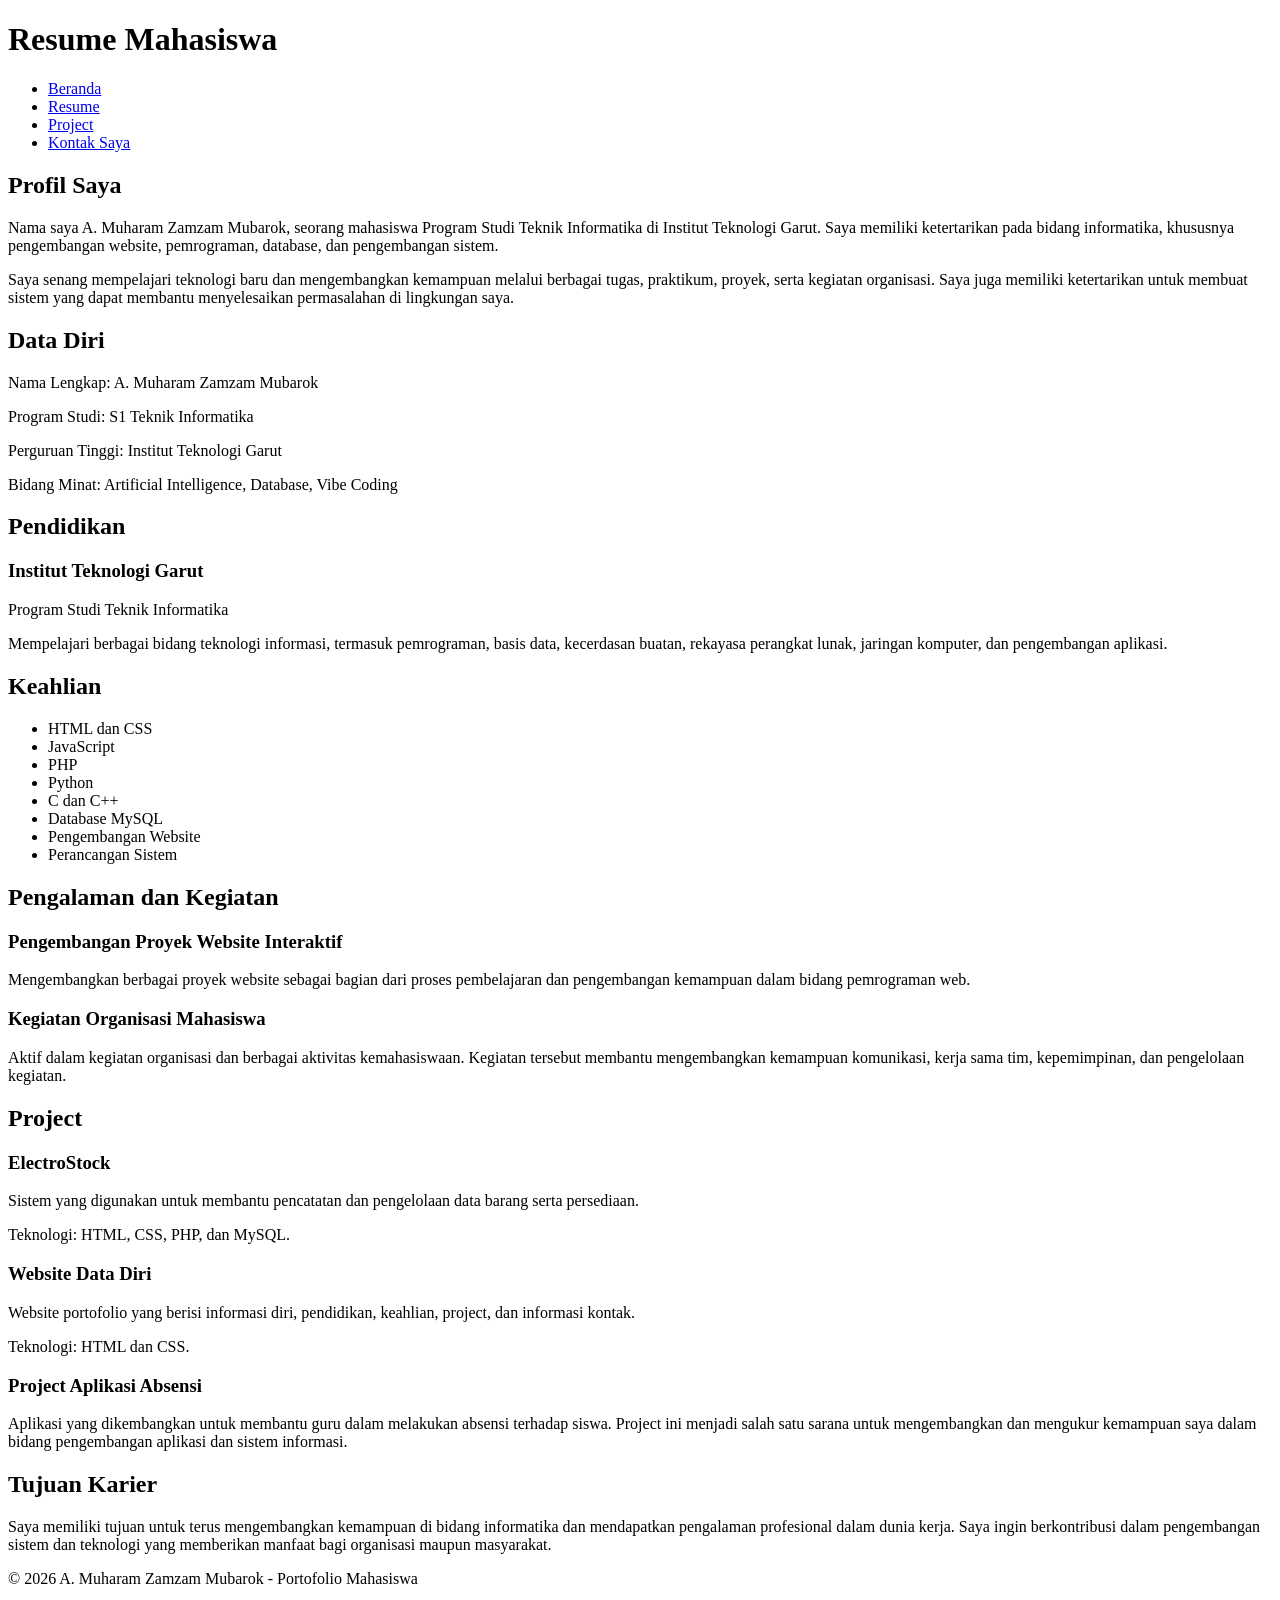
<file: Pertemuan-2/resume.html>
<!DOCTYPE html>
<html lang="id">

<head>
    <meta name="viewport" content="width=device-width, initial-scale=1.0">
    <title>Resume - A.Muharam</title>
</head>

<body>

    <header>
        <h1>Resume Mahasiswa</h1>

        <nav>
            <ul>
                <li>
                    <a href="index.html">Beranda</a>
                </li>

                <li>
                    <a href="resume.html">Resume</a>
                </li>

                <li>
                    <a href="project.html">Project</a>
                </li>

                <li>
                    <a href="kontak.html">Kontak Saya</a>
                </li>
            </ul>
        </nav>
    </header>

    <main>

        <section>
            <h2>Profil Saya</h2>

            <p>
                Nama saya A. Muharam Zamzam Mubarok, seorang mahasiswa
                Program Studi Teknik Informatika di Institut Teknologi Garut.
                Saya memiliki ketertarikan pada bidang informatika,
                khususnya pengembangan website, pemrograman, database,
                dan pengembangan sistem.
            </p>

            <p>
                Saya senang mempelajari teknologi baru dan mengembangkan
                kemampuan melalui berbagai tugas, praktikum, proyek,
                serta kegiatan organisasi. Saya juga memiliki ketertarikan
                untuk membuat sistem yang dapat membantu menyelesaikan
                permasalahan di lingkungan saya.
            </p>
        </section>

        <section>
            <h2>Data Diri</h2>

            <p>Nama Lengkap: A. Muharam Zamzam Mubarok</p>
            <p>Program Studi: S1 Teknik Informatika</p>
            <p>Perguruan Tinggi: Institut Teknologi Garut</p>
            <p>Bidang Minat: Artificial Intelligence, Database, Vibe Coding</p>
        </section>

        <section>
            <h2>Pendidikan</h2>

            <article>
                <h3>Institut Teknologi Garut</h3>

                <p>
                    Program Studi Teknik Informatika
                </p>

                <p>
                    Mempelajari berbagai bidang teknologi informasi,
                    termasuk pemrograman, basis data, kecerdasan buatan,
                    rekayasa perangkat lunak, jaringan komputer,
                    dan pengembangan aplikasi.
                </p>
            </article>
        </section>

        <section>
            <h2>Keahlian</h2>

            <ul>
                <li>HTML dan CSS</li>
                <li>JavaScript</li>
                <li>PHP</li>
                <li>Python</li>
                <li>C dan C++</li>
                <li>Database MySQL</li>
                <li>Pengembangan Website</li>
                <li>Perancangan Sistem</li>
            </ul>
        </section>

        <section>
            <h2>Pengalaman dan Kegiatan</h2>

            <article>
                <h3>Pengembangan Proyek Website Interaktif</h3>

                <p>
                    Mengembangkan berbagai proyek website sebagai bagian
                    dari proses pembelajaran dan pengembangan kemampuan
                    dalam bidang pemrograman web.
                </p>
            </article>

            <article>
                <h3>Kegiatan Organisasi Mahasiswa</h3>

                <p>
                    Aktif dalam kegiatan organisasi dan berbagai aktivitas
                    kemahasiswaan. Kegiatan tersebut membantu mengembangkan
                    kemampuan komunikasi, kerja sama tim, kepemimpinan,
                    dan pengelolaan kegiatan.
                </p>
            </article>
        </section>

        <section>
            <h2>Project</h2>

            <article>
                <h3>ElectroStock</h3>

                <p>
                    Sistem yang digunakan untuk membantu pencatatan
                    dan pengelolaan data barang serta persediaan.
                </p>

                <p>
                    Teknologi: HTML, CSS, PHP, dan MySQL.
                </p>
            </article>

            <article>
                <h3>Website Data Diri</h3>

                <p>
                    Website portofolio yang berisi informasi diri,
                    pendidikan, keahlian, project, dan informasi kontak.
                </p>

                <p>
                    Teknologi: HTML dan CSS.
                </p>
            </article>

            <article>
                <h3>Project Aplikasi Absensi</h3>

                <p>
                    Aplikasi yang dikembangkan untuk membantu guru
                    dalam melakukan absensi terhadap siswa.
                    Project ini menjadi salah satu sarana untuk
                    mengembangkan dan mengukur kemampuan saya dalam
                    bidang pengembangan aplikasi dan sistem informasi.
                </p>
            </article>
        </section>

        <section>
            <h2>Tujuan Karier</h2>

            <p>
                Saya memiliki tujuan untuk terus mengembangkan kemampuan
                di bidang informatika dan mendapatkan pengalaman profesional
                dalam dunia kerja. Saya ingin berkontribusi dalam pengembangan
                sistem dan teknologi yang memberikan manfaat bagi organisasi
                maupun masyarakat.
            </p>
        </section>

    </main>

    <footer>
        <p>
            &copy; 2026 A. Muharam Zamzam Mubarok - Portofolio Mahasiswa
        </p>
    </footer>

</body>

</html>
</file>
<file: Modul-5/style.css>
* { box-sizing: border-box; margin: 0; padding: 0; }
body {
    font-family: 'Segoe UI', Tahoma, Geneva, Verdana, sans-serif;
    background-color: #f8fafc; color: #1e293b; padding: 40px 20px; display: flex;
justify-content: center;
}
.todo-app {
    background: #ffffff; width: 100%; max-width: 500px; padding: 24px; border-radius:
12px;
    border: 1px solid #e2e8f0; box-shadow: 0 4px 12px rgba(0, 0, 0, 0.08);
}
h2 { color: #1d4ed8; margin-bottom: 20px; text-align: center; font-size: 22px; }
.input-section { display: flex; gap: 10px; margin-bottom: 8px; }
input[type="text"] {
    flex: 1; padding: 10px 14px; border: 1px solid #cbd5e1; border-radius: 6px; font-size: 14px; outline: none;
}
input[type="text"].error { border-color: #dc3545; background-color: #fff5f5; }
button.add-btn {
    background-color: #1d4ed8; color: white; border: none; padding: 10px 18px;
    border-radius: 6px; font-weight: bold; cursor: pointer;
}
button.add-btn:hover { background-color: #1e40af; }
.error-message { color: #dc3545; font-size: 12px; margin-bottom: 14px; display: none;
}
.todo-list { list-style: none; margin-top: 14px; }
.todo-item {
    display: flex; align-items: center; justify-content: space-between;
    padding: 10px 12px; background-color: #f1f5f9; border-radius: 6px; margin-bottom:
8px;
}
.todo-item.completed { border-left-color: #16a34a; opacity: 0.7; }
.todo-item.completed .todo-text { text-decoration: line-through; color: #64748b; }
.todo-text { font-size: 14px; flex: 1; margin-right: 10px; }
.todo-actions { display: flex; gap: 6px; }
.action-btn {
    border: none; padding: 5px 9px; border-radius: 4px; font-size: 12px; cursor:
pointer; font-weight: bold;
}
.complete-btn { background-color: #16a34a; color: white; }
.complete-btn:hover { background-color: #15803d; }
.delete-btn { background-color: #dc2626; color: white; }
.delete-btn:hover { background-color: #b91c1c; }

.task-counter { text-align: center; font-size: 13px; color: #64748b; margin-bottom: 16px; }

.clear-btn {
    width: 100%; margin-top: 10px; padding: 10px; border: none; border-radius: 6px;
    background-color: #64748b; color: white; font-weight: bold; cursor: pointer;
}
.clear-btn:hover { background-color: #475569; }
</file>
<file: modul-5/modul-5/style.css>
* { box-sizing: border-box; margin: 0; padding: 0; }
body {
    font-family: 'Segoe UI', Tahoma, Geneva, Verdana, sans-serif;
    background-color: #f8fafc; color: #1e293b; padding: 40px 20px; display: flex;
justify-content: center;
}
.todo-app {
    background: #ffffff; width: 100%; max-width: 500px; padding: 24px; border-radius:
12px;
    border: 1px solid #e2e8f0; box-shadow: 0 4px 12px rgba(0, 0, 0, 0.08);
}
h2 { color: #1d4ed8; margin-bottom: 20px; text-align: center; font-size: 22px; }
.input-section { display: flex; gap: 10px; margin-bottom: 8px; }
input[type="text"] {
    flex: 1; padding: 10px 14px; border: 1px solid #cbd5e1; border-radius: 6px; font-size: 14px; outline: none;
}
input[type="text"].error { border-color: #dc3545; background-color: #fff5f5; }
button.add-btn {
    background-color: #1d4ed8; color: white; border: none; padding: 10px 18px;
    border-radius: 6px; font-weight: bold; cursor: pointer;
}
button.add-btn:hover { background-color: #1e40af; }
.error-message { color: #dc3545; font-size: 12px; margin-bottom: 14px; display: none;
}
.todo-list { list-style: none; margin-top: 14px; }
.todo-item {
    display: flex; align-items: center; justify-content: space-between;
    padding: 10px 12px; background-color: #f1f5f9; border-radius: 6px; margin-bottom:
8px;
}
.todo-item.completed { border-left-color: #16a34a; opacity: 0.7; }
.todo-item.completed .todo-text { text-decoration: line-through; color: #64748b; }
.todo-text { font-size: 14px; flex: 1; margin-right: 10px; }
.todo-actions { display: flex; gap: 6px; }
.action-btn {
    border: none; padding: 5px 9px; border-radius: 4px; font-size: 12px; cursor:
pointer; font-weight: bold;
}
.complete-btn { background-color: #16a34a; color: white; }
.complete-btn:hover { background-color: #15803d; }
.delete-btn { background-color: #dc2626; color: white; }
.delete-btn:hover { background-color: #b91c1c; }
</file>
<file: Modul 3/style.css>
```css
/* Reset */ 
* { 
    margin: 0; 
    padding: 0; 
    box-sizing: border-box; 
}    
body { 
    font-family: Arial, sans-serif; 
    background-color: #364ba8; 
    color: #333; 
    line-height: 1.6; 
} 
 
/* Header */ 
body > header { 
    background-color: rgb(255, 0, 0); 
    padding: 20px; 
    border-bottom: 1px solid #ddd; 
} 
 
body > header h1 { 
    max-width: 900px; 
    margin: auto; 
} 
 
/* Navigation */ 
nav { 
    max-width: 900px; 
    margin: auto; 
} 
 
nav ul { 
    display: flex; 
    gap: 20px; 
    list-style: none; 
} 
 
nav a { 
    color: #333; 
    text-decoration: none; 
} 
 
nav a:hover { 
    color: #0d6efd; 
} 
 
/* Main */ 
main { 
    max-width: 900px; 
    margin: 30px auto; 
    padding: 0 20px; 
} 
 
section { 
    background-color: rgb(255, 255, 255); 
    padding: 25px; 
} 

/* Gambar */ 
main img { 
    display: block; 
    max-width: 100%; 
    height: auto; 
    margin: 0; 
} 
 
/* Judul */ 
h2 { 
    margin-bottom: 15px; 
} 
 
h3 { 
    margin-bottom: 5px; 
} 
 
/* Project */ 
#project { 
    margin-top: 30px; 
} 
 
article { 
    padding: 15px 0; 
    border-bottom: 1px solid #88c429; 
} 
 
article:last-child { 
    border-bottom: none; 
} 
 
/* Form */ 
form { 
    margin-top: 20px; 
} 
 
form p { 
    margin-bottom: 15px; 
} 
 
label { 
    display: inline-block; 
    margin-bottom: 5px; 
} 
 
input[type="text"], 
input[type="email"], 
select, 
textarea { 
    width: 100%; 
    padding: 9px; 
    border: 1px solid #f8e80a; 
    font-family: Arial, sans-serif; 
}

textarea { 
    resize: vertical; 
} 
button { 
    padding: 9px 15px; 
    border: none; 
    background-color: #333; 
    color: rgb(12, 229, 236); 
    cursor: pointer; 
} 
button[type="reset"] { 
    background-color: #888; 
} 
button:hover { 
    opacity: 0.8; 
} 
/* Aside */ 
aside { 
    max-width: 900px; 
    margin: 30px auto; 
    padding: 20px; 
    background-color: rgb(255, 255, 255); 
    border-left: 3px solid #0d6efd; 
} 
/* Footer */ 
footer { 
    padding: 20px; 
    text-align: center; 
    color: #777; 
    font-size: 14px; 
} 
/* Garis <hr> */ 
hr { 
    display: none; 
} 

/* Tampilan HP */ 
@media (max-width: 700px) { 
    
    nav ul { 
        flex-direction: column; 
        gap: 8px; 
} 
    main { 
        margin-top: 20px;
    }
    main img { 
        margin: 0 auto; 
    } 
    section { 
        padding: 20px; 
    } 
} 
```

perbagus halaman html dengan mengimplementasikan css, Anda bisa ganti warna aksen, font, atau ganti keseluruhan layout nya.
</file>
